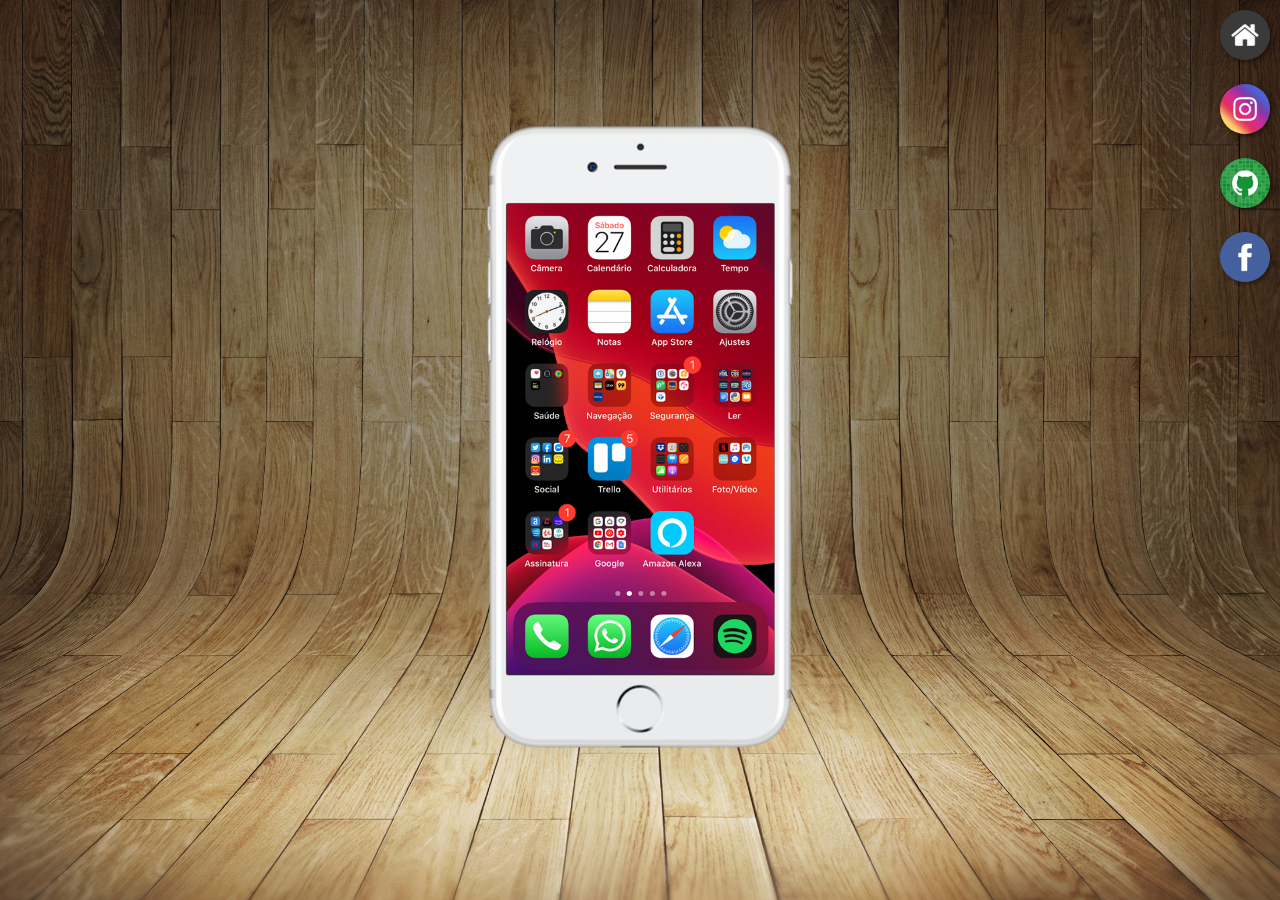
<file: index.html>
<!DOCTYPE html>
<html lang="pt-br">
<head>
    <meta charset="UTF-8">
    <meta name="viewport" content="width=device-width, initial-scale=1.0">
    <title>Projeto Social</title>
    <link rel="shortcut icon" href="favicon.ico" type="image/x-icon">
    <link rel="stylesheet" href="estilos/style.css">
</head>
<body> 
    <main>
        <section id="telefone">
            <iframe src="home.html" name="tela" id="tela" frameborder="0"></iframe>
        </section>

        <section id="redes-sociais">
            <a href="home.html" target="tela"> <img src="imagens/logo-home.jpg" alt="home"></a><br>
            <a href="instagram.html" target="tela"> <img src="imagens/logo-instagram.jpg" alt="instagram"></a><br>
            <a href="github.html" target="tela"> <img src="imagens/logo-github.jpg" alt="Github"></a><br>
            <a href="facebook.html" target="tela"> <img src="imagens/logo-facebook.jpg" alt=""></a><br>

        </section>

    </main>
</body>
</html>
</file>
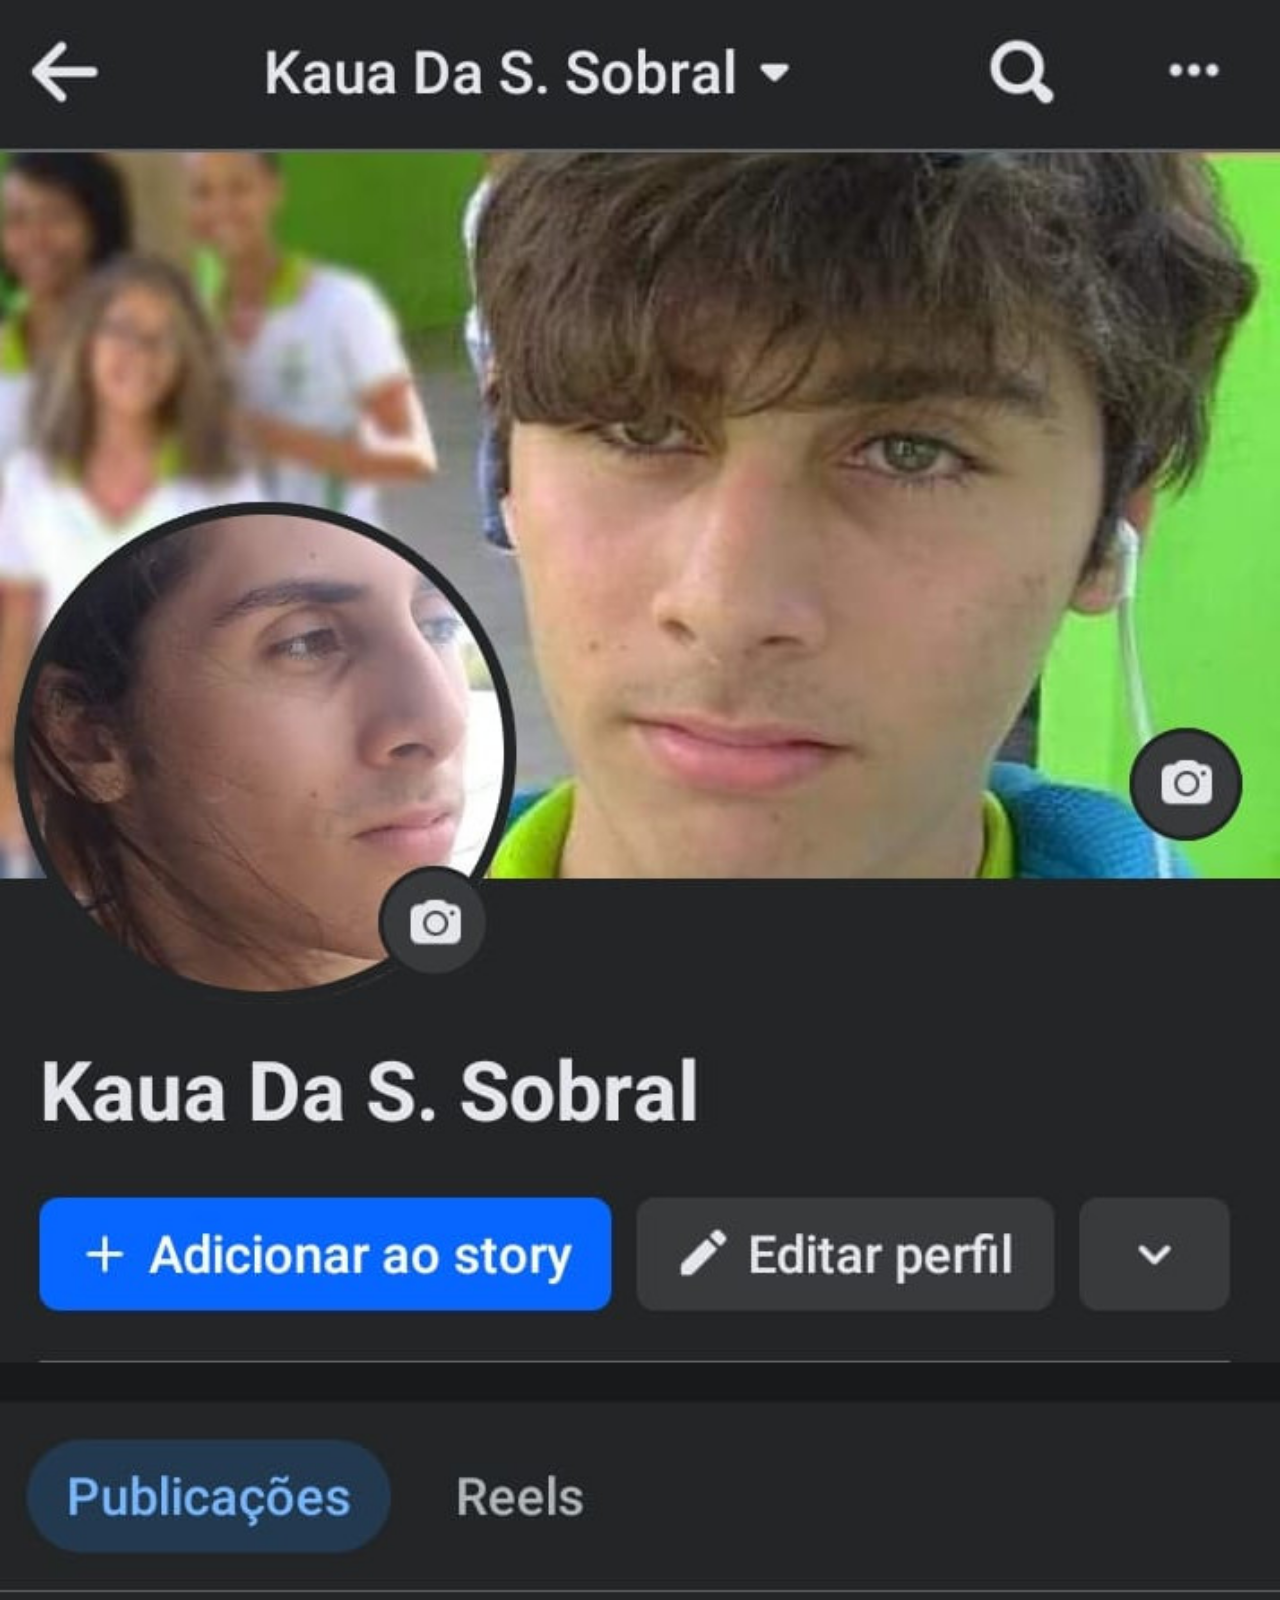
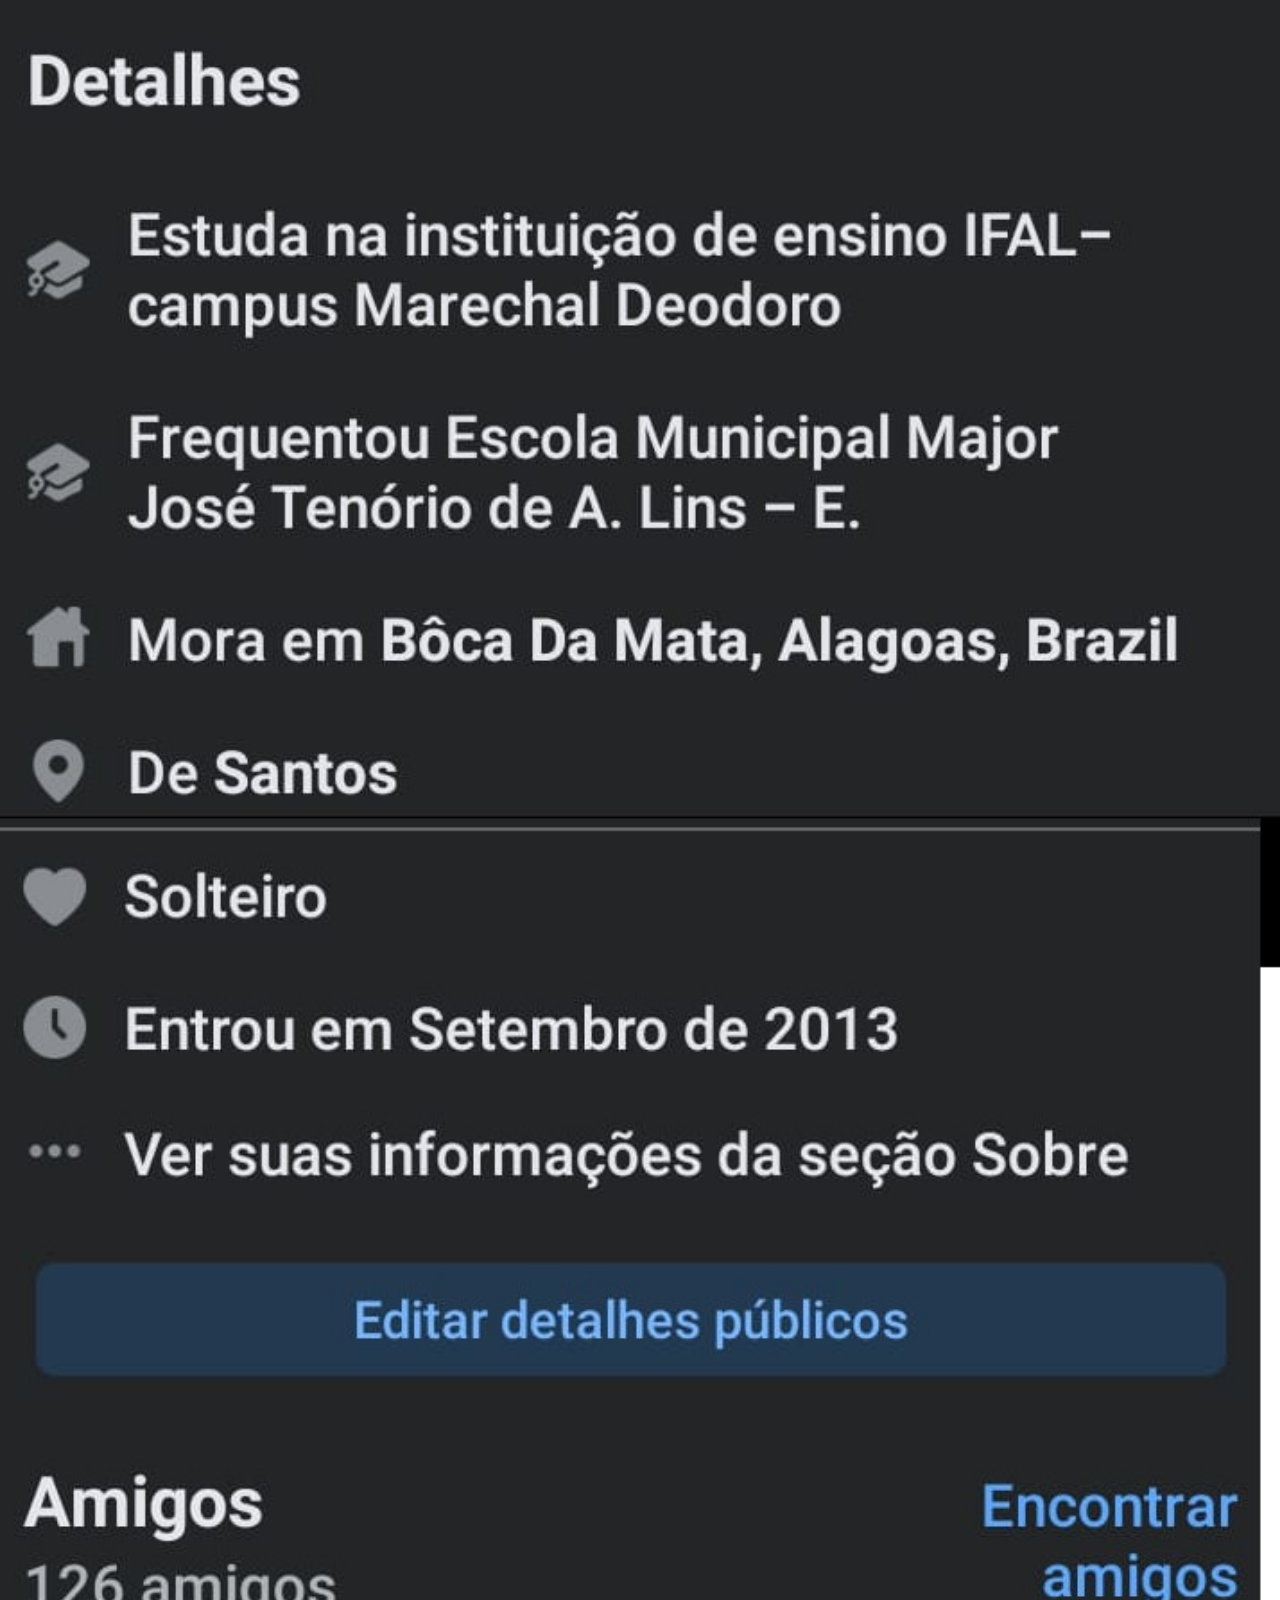
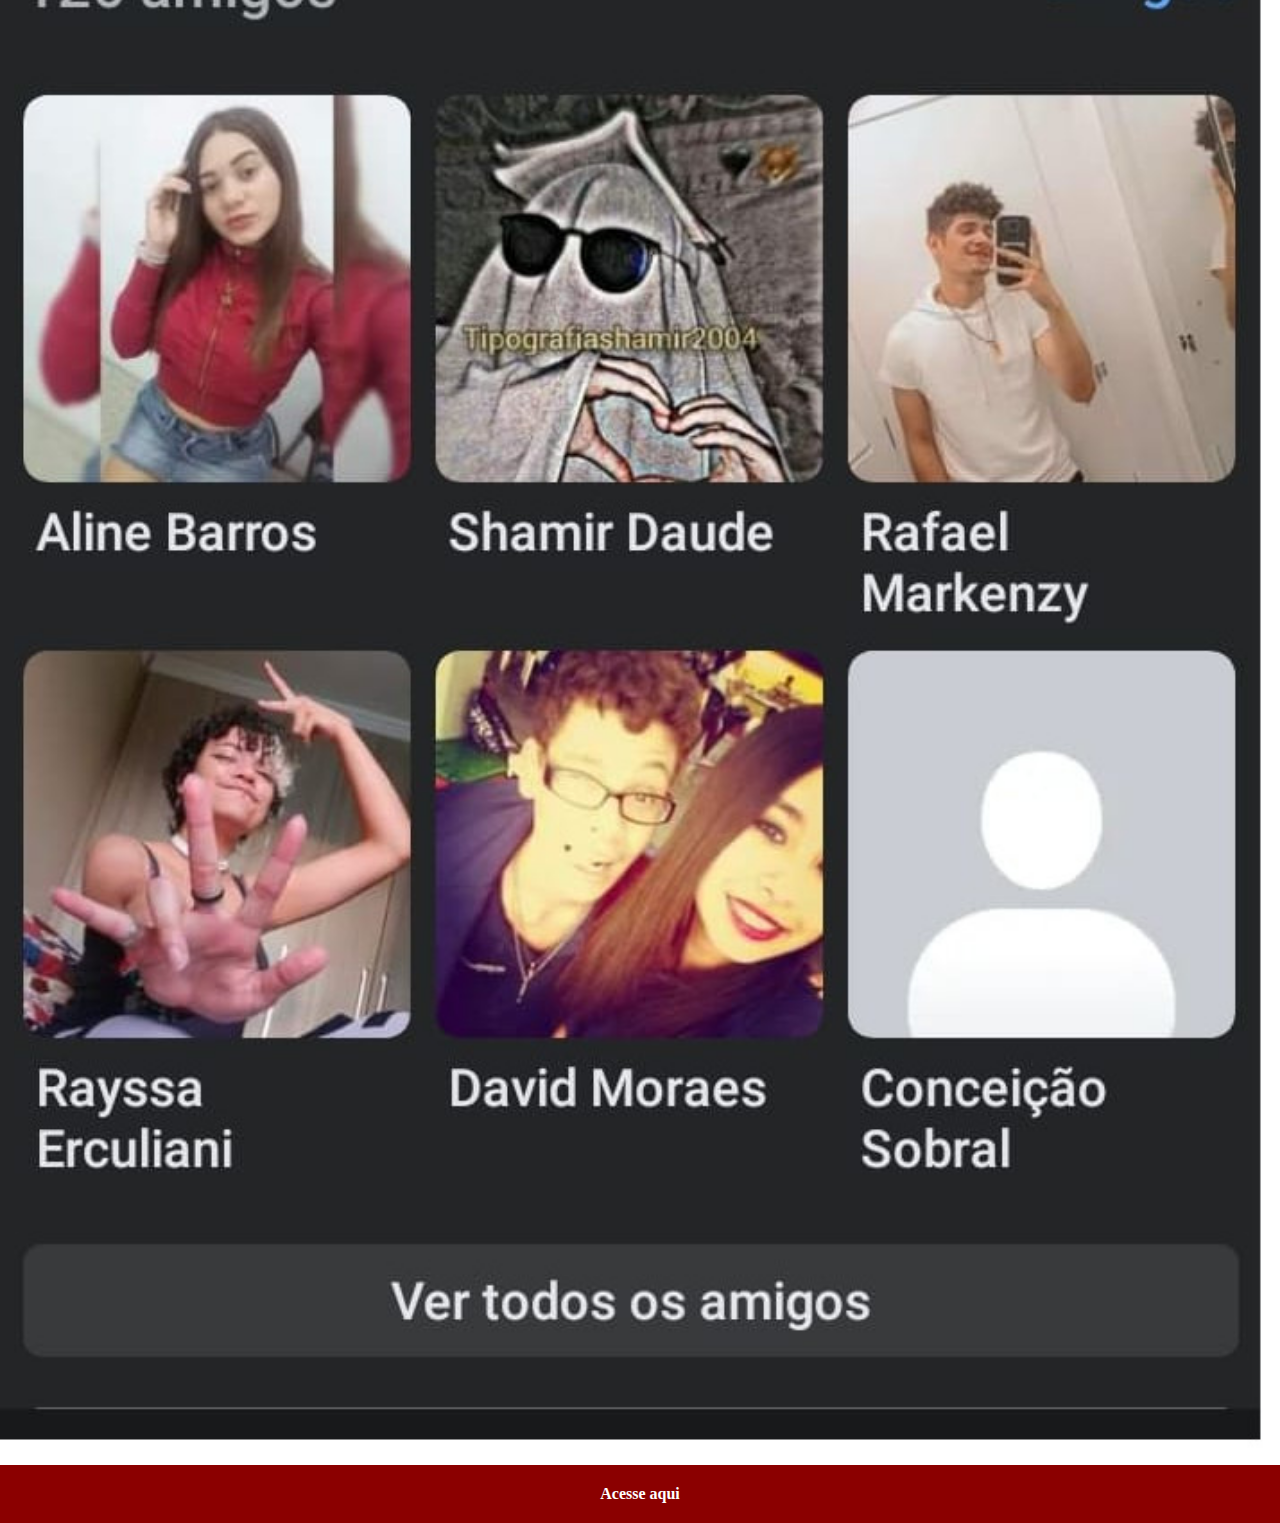
<file: facebook.html>
<!DOCTYPE html>
<html lang="pt-br">
<head>
    <meta charset="UTF-8">
    <meta name="viewport" content="width=device-width, initial-scale=1.0">
    <title>facebook</title>
    <link rel="stylesheet" href="estilos/social.css">
    <style>
        img{
            width: 100vw;
        }
    </style>
</head>
<body>
    <img src="imagens/face 1.jpg" alt="facebook">
    <a href="https://www.facebook.com/kaua.dasilvasobral/" target="_blank">Acesse aqui</a>
</body> 
</html>
</file>
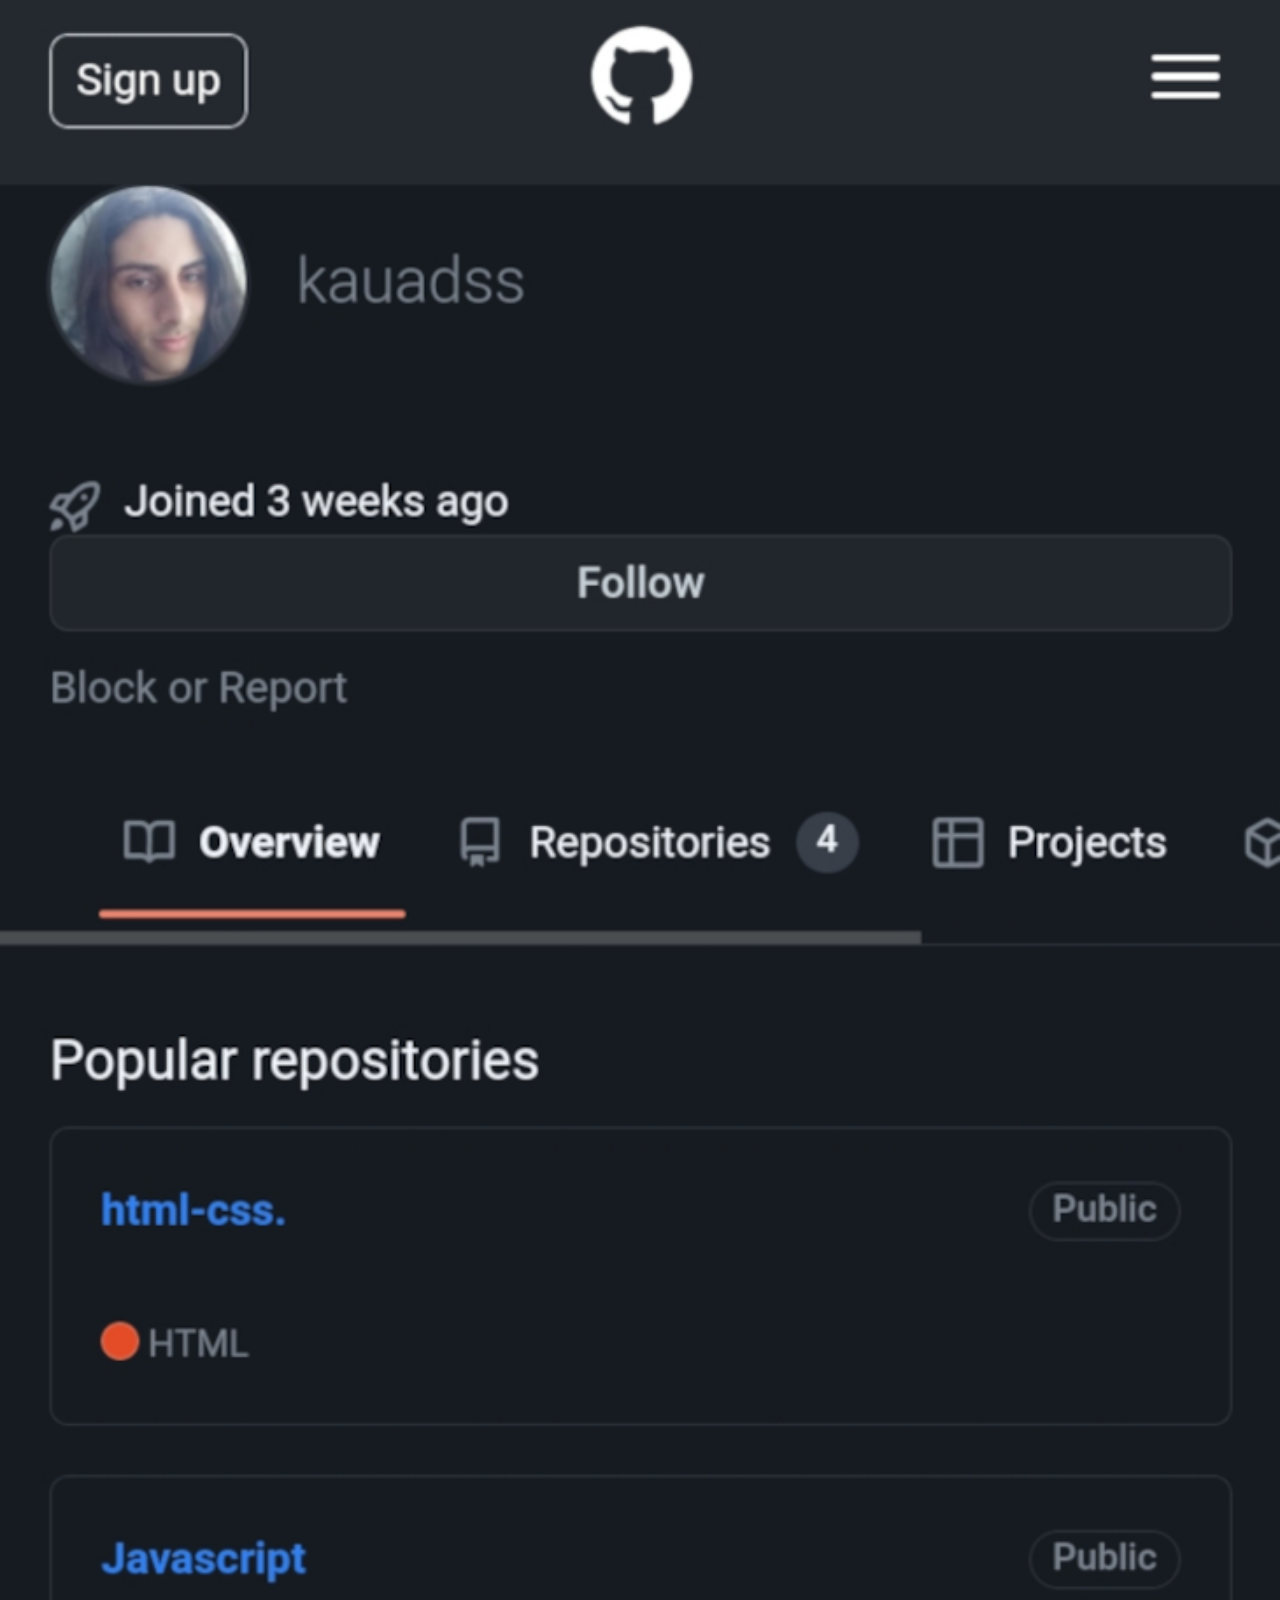
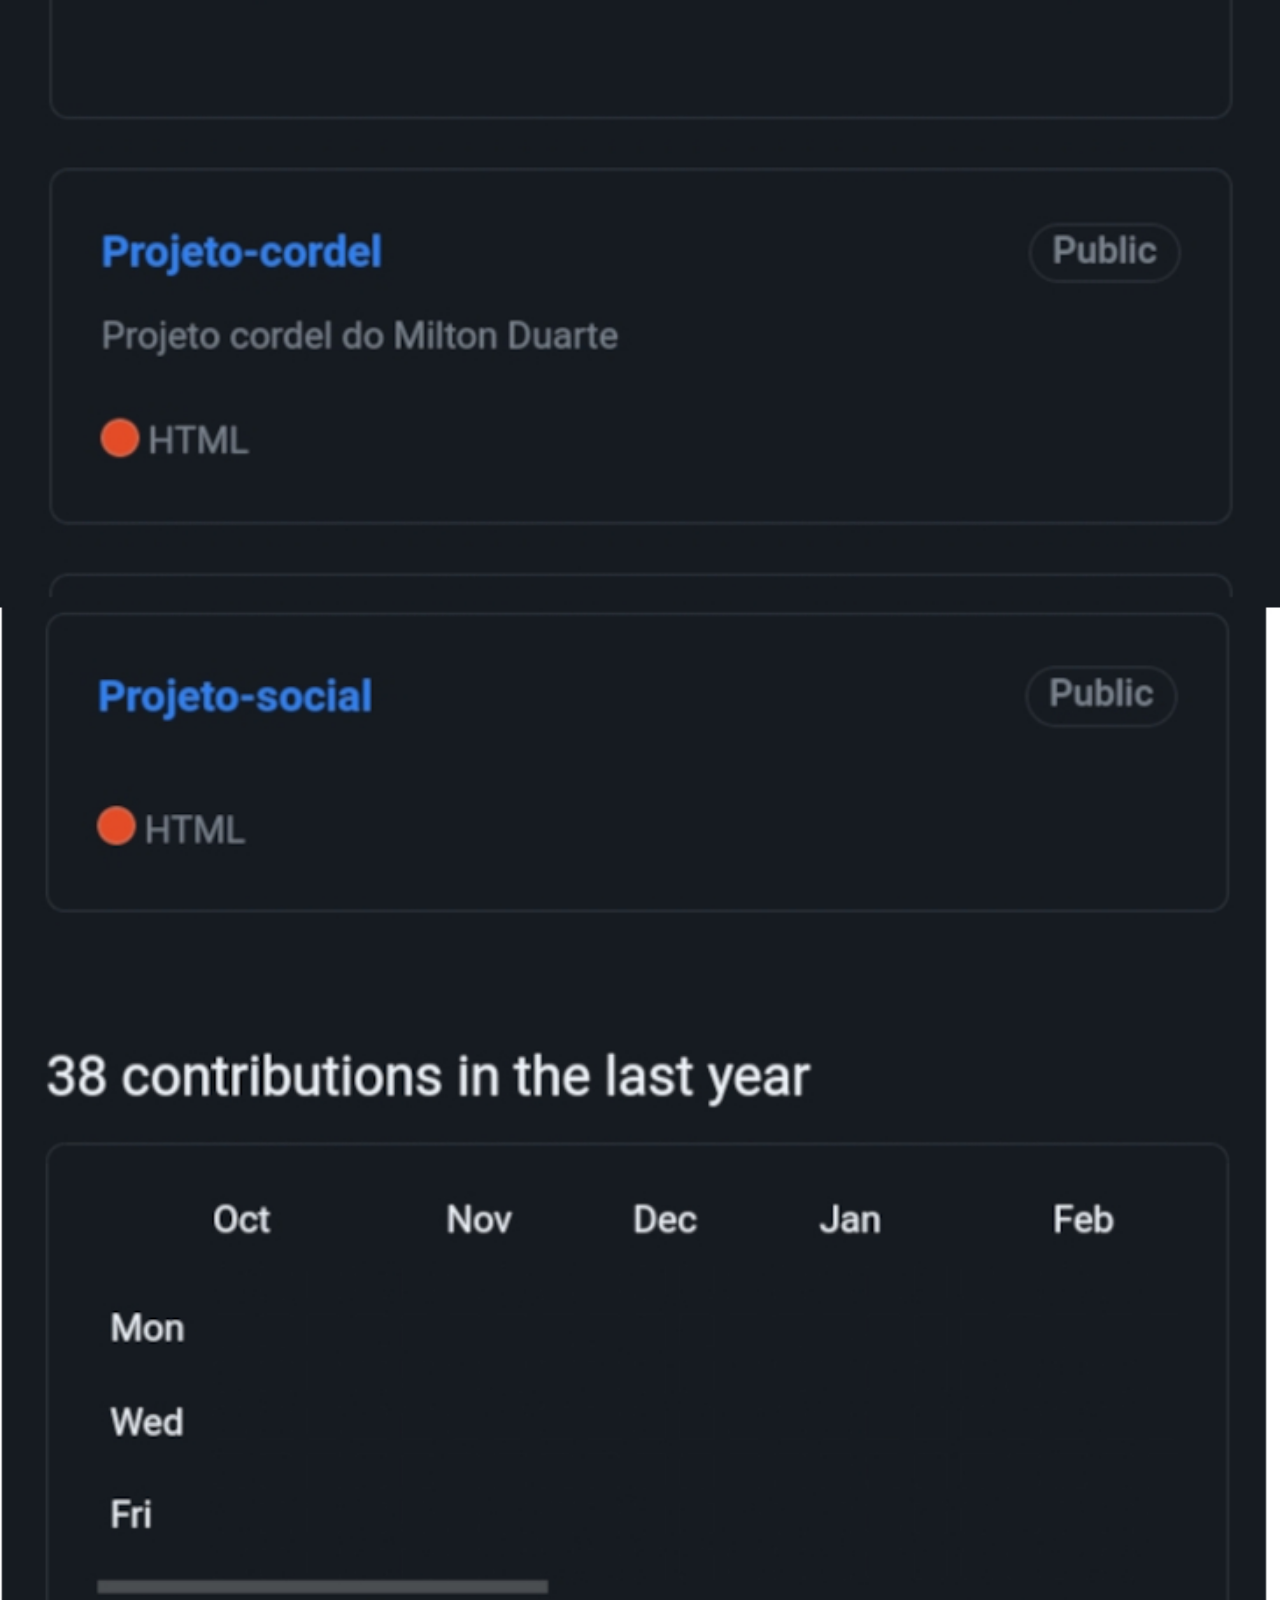
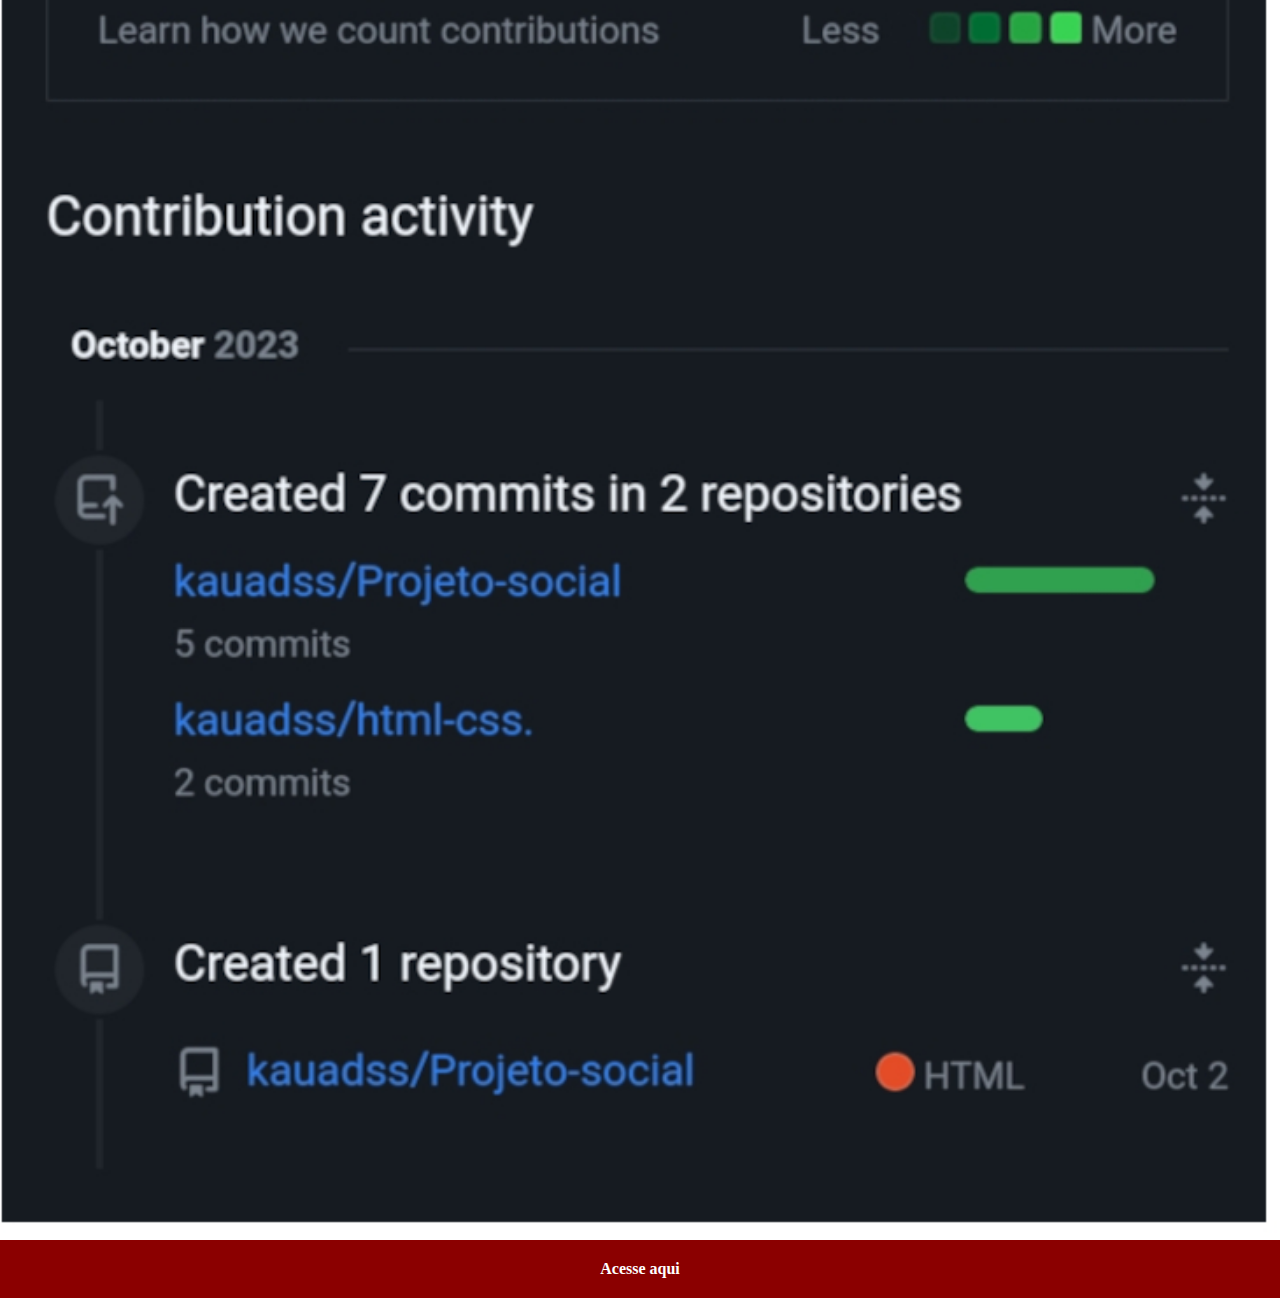
<file: github.html>
<!DOCTYPE html>
<html lang="pt-br">
<head>
    <meta charset="UTF-8">
    <meta name="viewport" content="width=device-width, initial-scale=1.0">
    <title>Git</title>
    <link rel="stylesheet" href="estilos/social.css">
    <style>
        img{
            width: 100vw;
        }
    </style>
</head>
<body>
    <img src="imagens/git.jpg" alt="Github">
    <a href="https://github.com/kauadss" target="_blank">Acesse aqui</a>
</body>
</html>
</file>
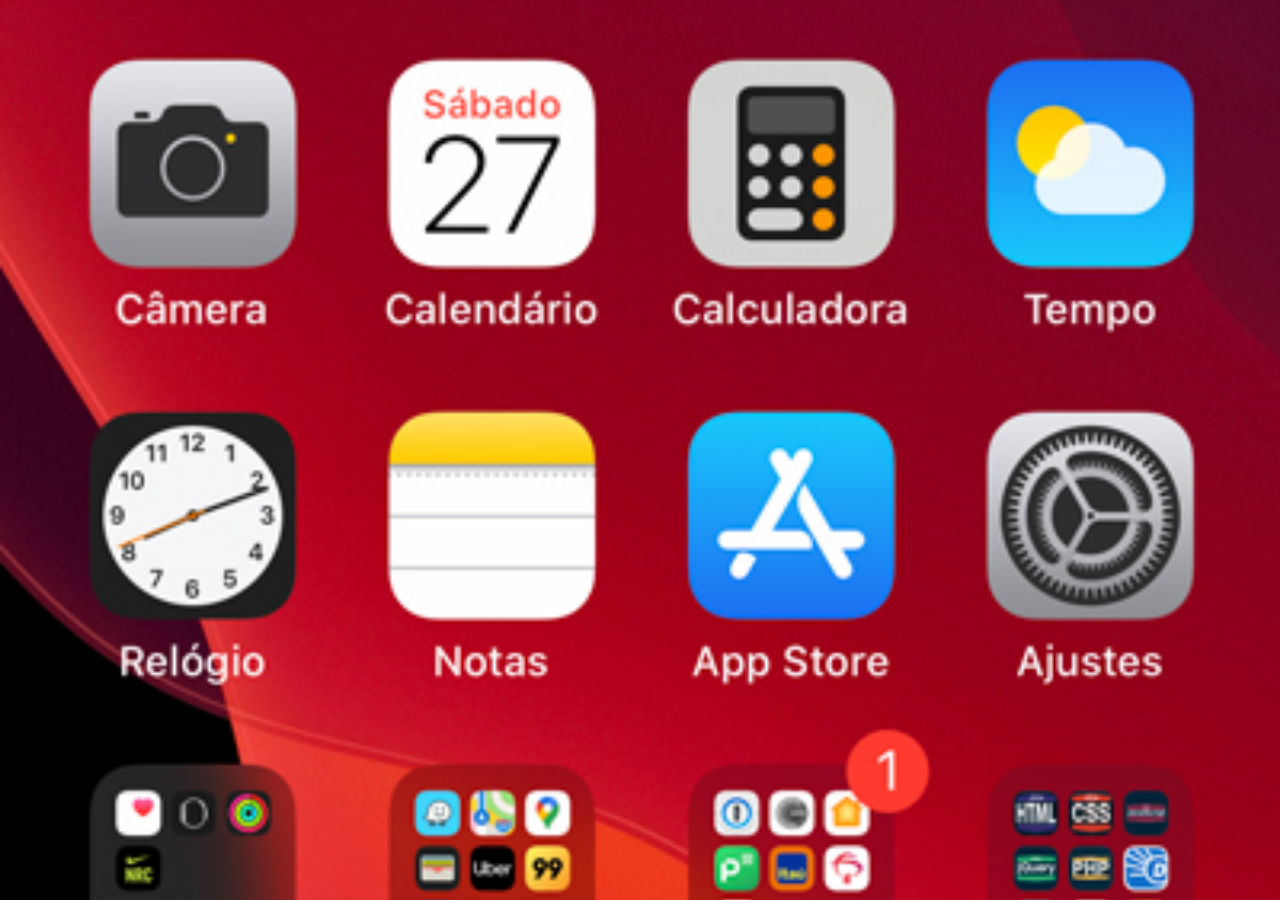
<file: home.html>
<!DOCTYPE html>
<html lang="pt-br">
<head>
    <meta charset="UTF-8">
    <meta name="viewport" content="width=device-width, initial-scale=1.0">
    <title>home</title>
    <style>
        *{
            margin: 0px; 
            padding: 0px;
        }

        body{
            width: 100vw;
            height: 100vh;
            background: black url("imagens/tela-home.jpg") no-repeat top center;
            background-size: cover;
        }   

    </style>
</head>
<body>
    
</body>
</html>
</file>
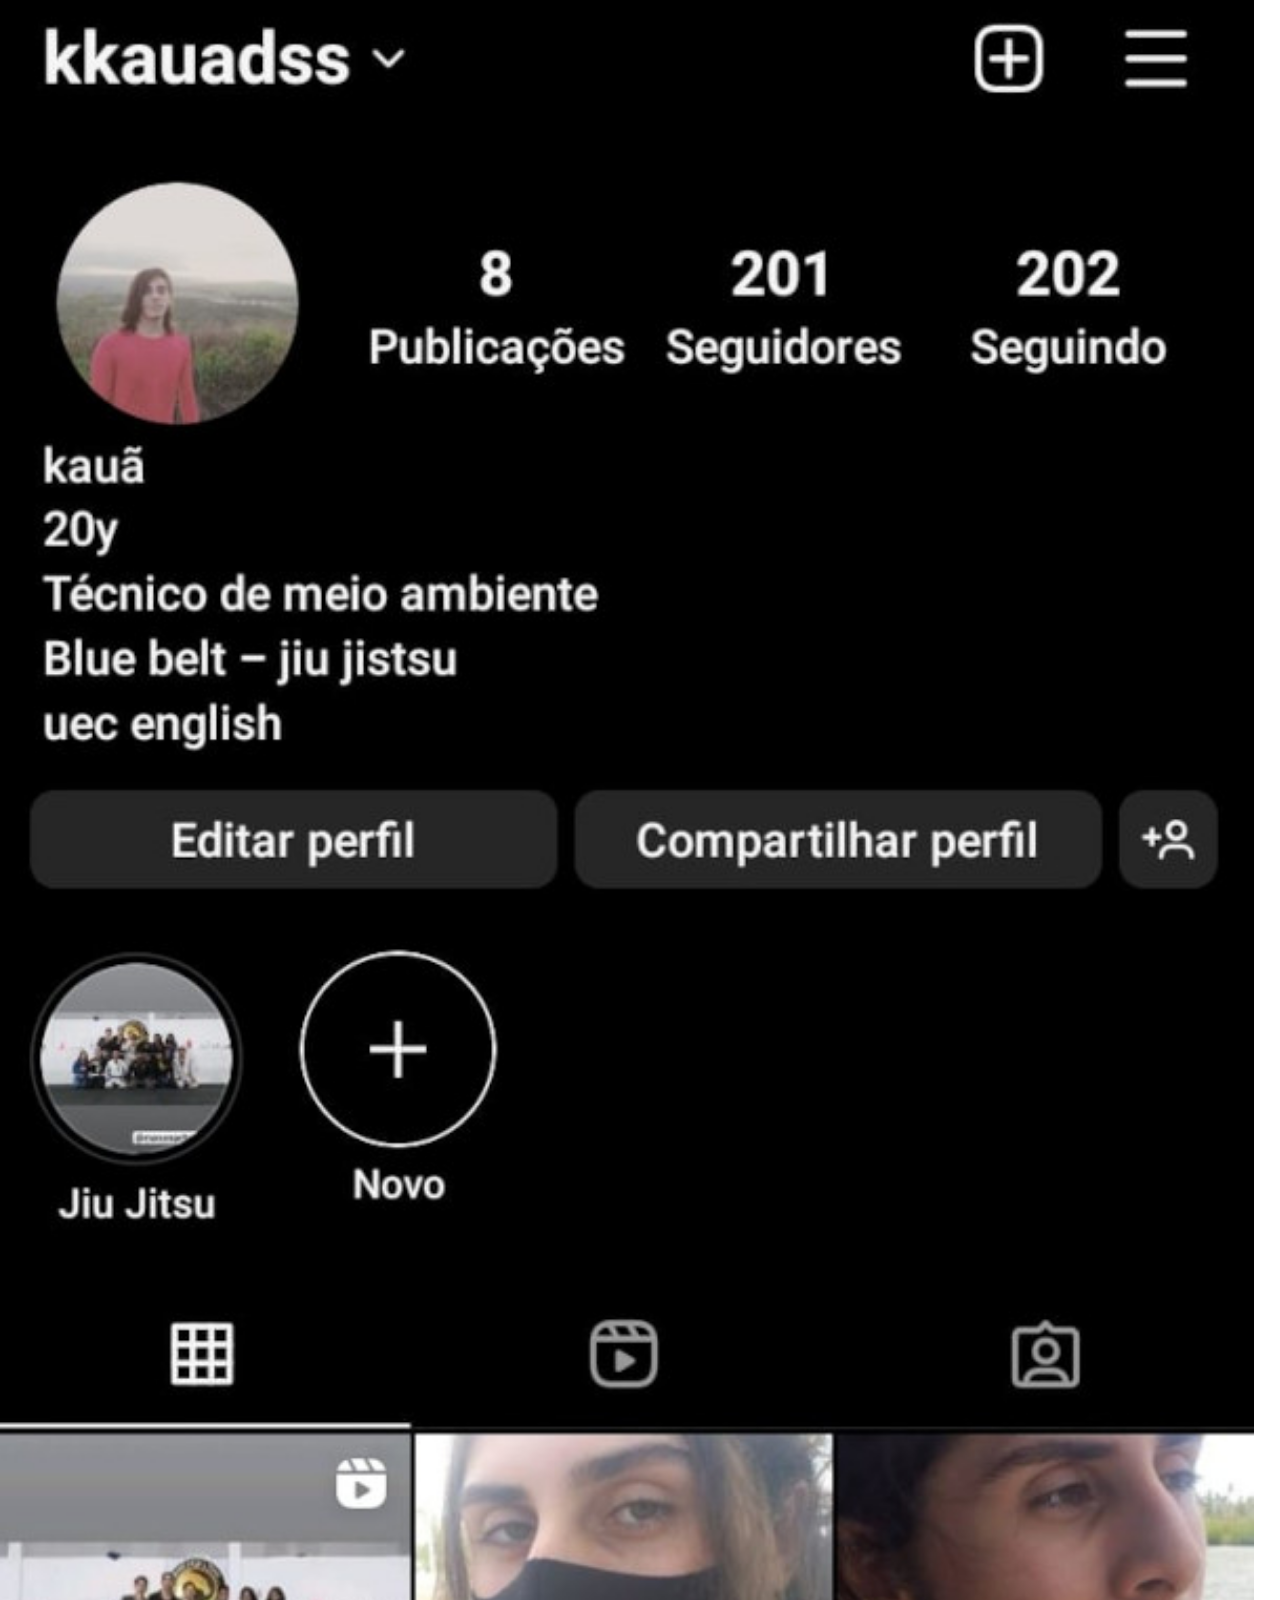
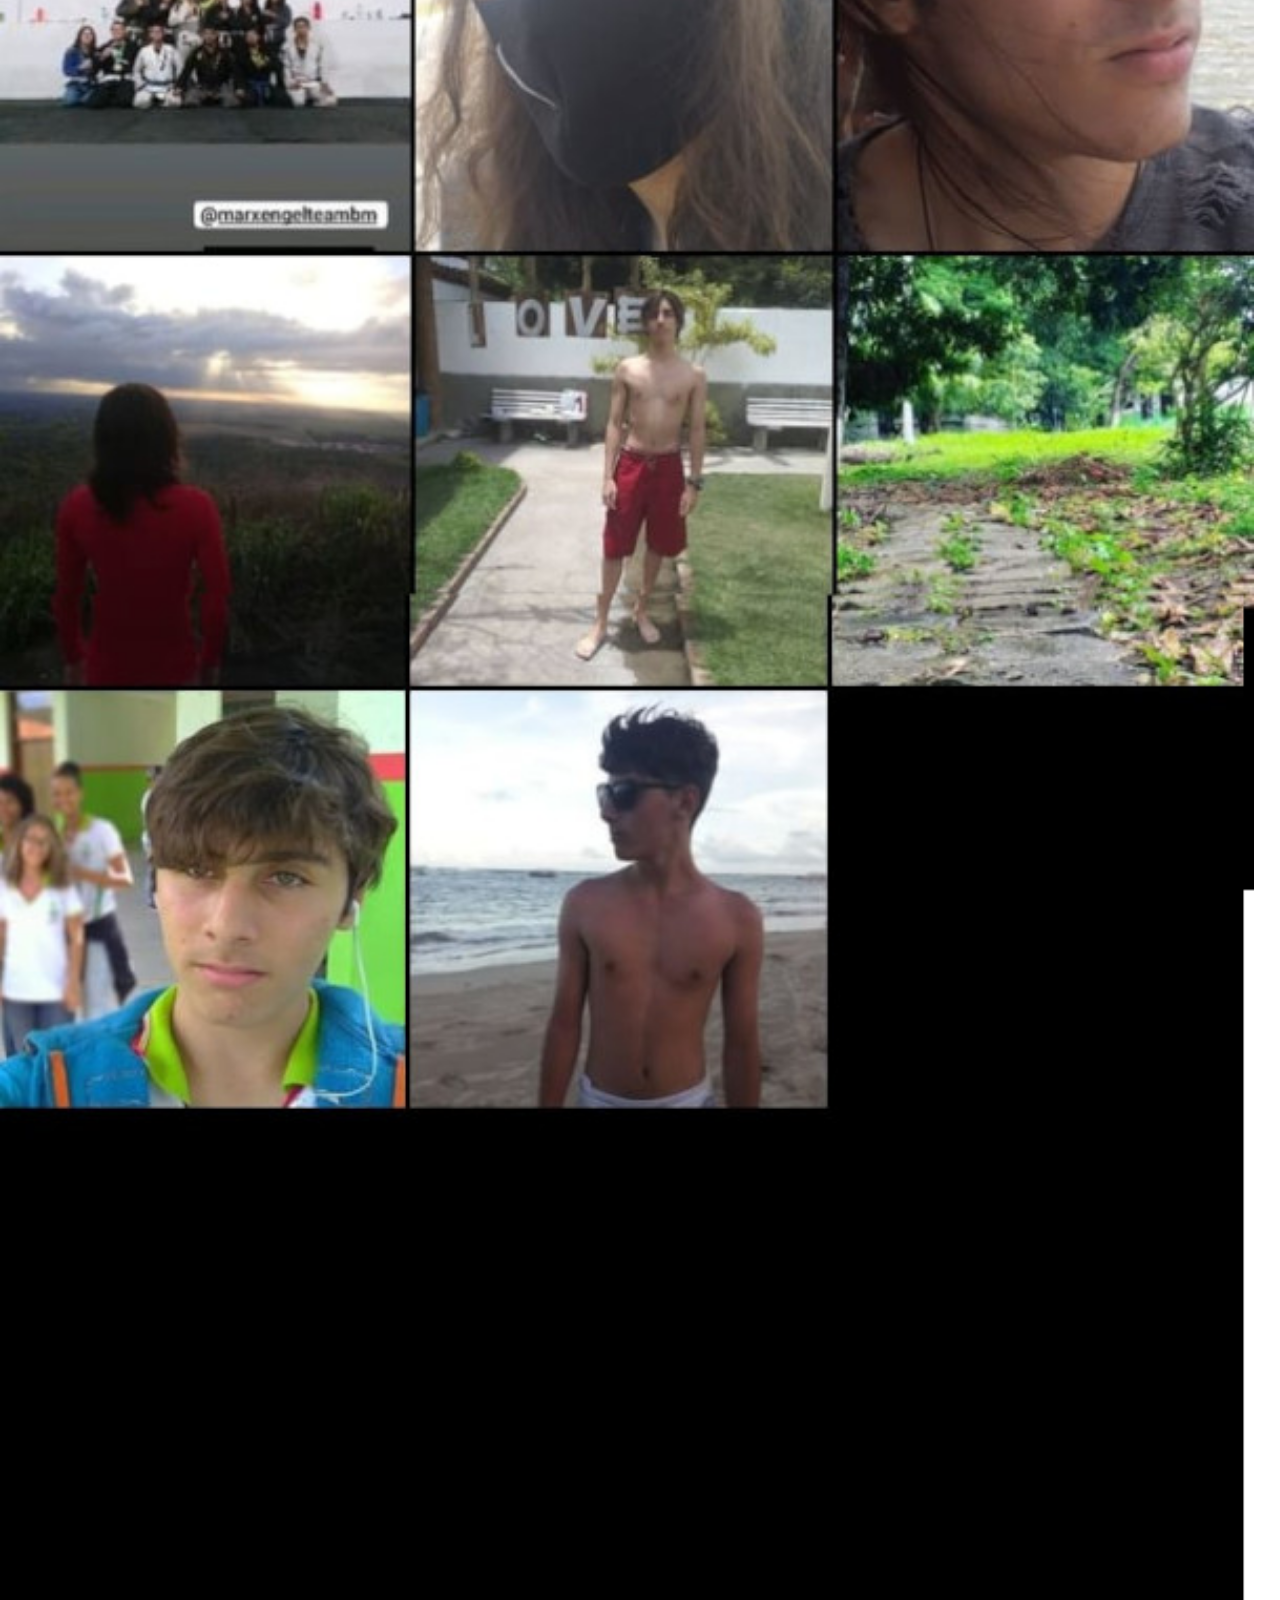
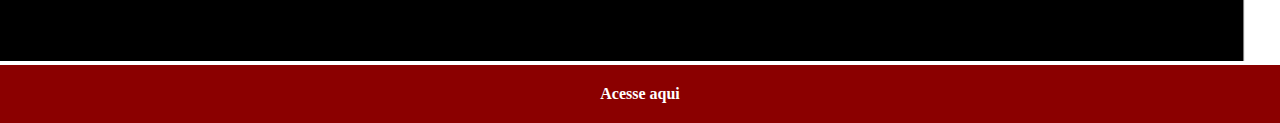
<file: instagram.html>
<!DOCTYPE html>
<html lang="pt-br">
<head>
    <meta charset="UTF-8">
    <meta name="viewport" content="width=device-width, initial-scale=1.0">
    <title>instagram</title>
    <link rel="stylesheet" href="estilos/social.css">
</head>
<body>
    <img src="imagens/insta 1.jpg" alt="instagram">
    <a href="https://www.instagram.com/kkauadss/" target="_blank">Acesse aqui</a>
</body>
</html>
</file>
<file: estilos/style.css>
@charset "UTF-8";

*{
    margin:  0px;
    padding: 0px;
    font-family: Arial, Helvetica, sans-serif;
}

html, body{
    height: 100vh;
    width: 100vw;
    background-color: black;
}

body{
    background: url("../imagens/fundo-madeira.jpg") no-repeat top center;
    background-size: cover;
    background-attachment: fixed;
}


main{
    height: 97vh;
    position: relative;
}

section#telefone{
    position: absolute;
    top: 50%;
    left: 50%;
    transform: translate(-50%, -50%);


    height: 627px;
    width: 311px; 
    background: url("../imagens/frame-iphone.png") no-repeat;
}

iframe#tela{
    position: relative;
    top: 80px;
    left: 22px;
    width: 268px;
    height: 471px;
}

section#redes-sociais{
    text-align: right;
}
section#redes-sociais > a > img{
    width: 50px;
    margin: 10px;
    border-radius: 50%;
    box-shadow: 2px 2px 5px rgba(0, 0, 0, 0.493);
    box-sizing: border-box;
}

section#redes-sociais img:hover{
    border: 2px solid rgba(255, 255, 255, 0.521);
    transform: translate(-3px, -3px);
    box-shadow: 5px 5px 10px rgba(0, 0, 0, 0.438);
    transition: transform 0.5;
}
</file>
<file: estilos/social.css>
@charset "UTF 8";

*{
    margin: 0px;
    padding: 0px;
 }
    ::-webkit-scrollbar{
        width: 0px;
        height: 0px;
    }

    img{
        width: 98vw;

    }

    a{
        display: block;
        background-color: darkred;
        color: white;
        padding: 20px;
        text-align: center;
        font-weight: bolder;
        text-decoration: none;
    }
</file>
